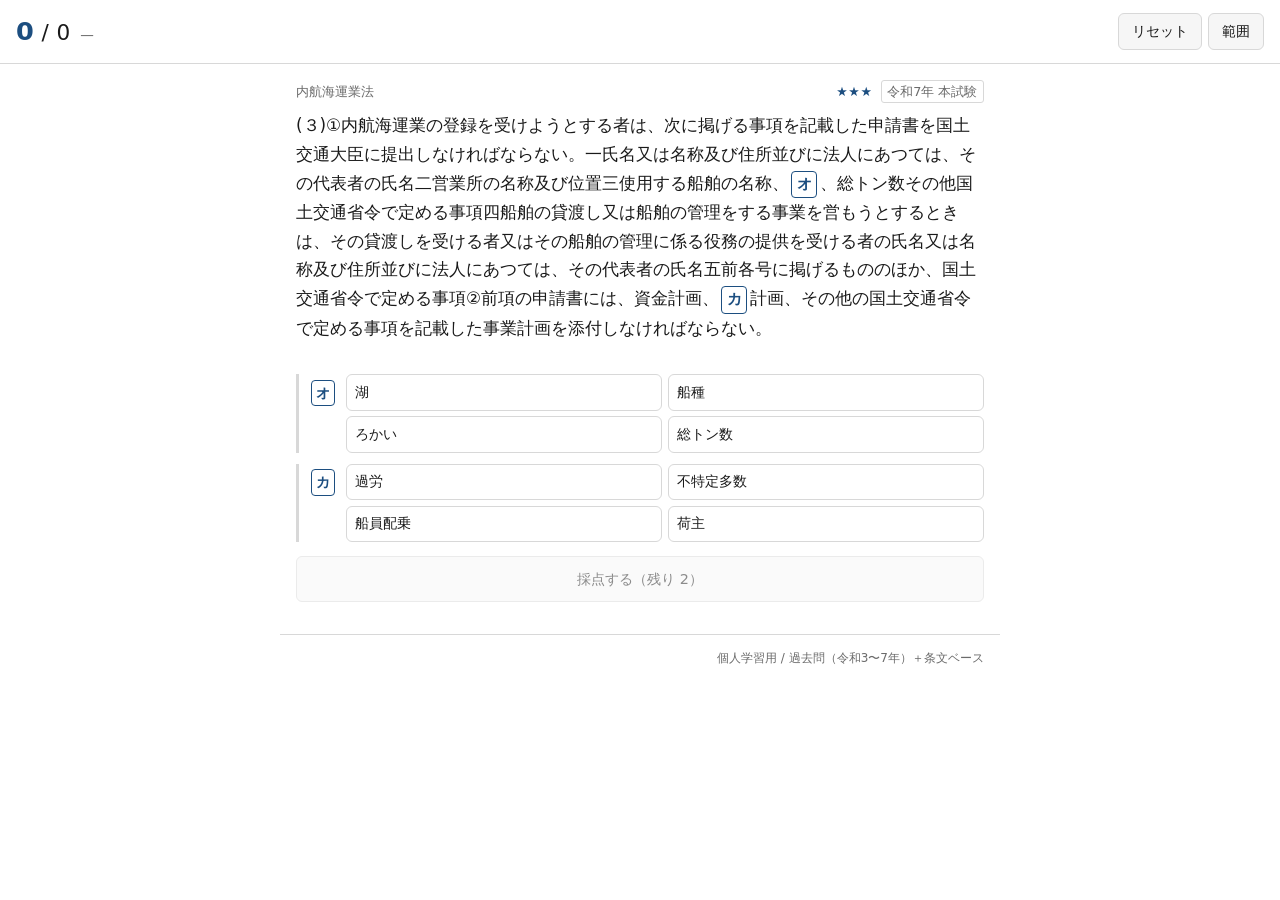
<file: index.html>
<!DOCTYPE html>
<html lang="ja">
<head>
<meta charset="utf-8">
<meta name="viewport" content="width=device-width, initial-scale=1, viewport-fit=cover">
<title>海事代理士 過去問ドリル</title>
<link rel="stylesheet" href="assets/style.css">
</head>
<body>

<header id="hud">
  <div class="hud-score">
    <span class="hud-main"><b id="hudCorrect">0</b> / <span id="hudTotal">0</span></span>
    <span class="hud-sub" id="hudRate">—</span>
    <span class="hud-sub" id="hudStreak"></span>
  </div>
  <div class="hud-actions">
    <button id="btnReset" type="button" title="スコアをリセット">リセット</button>
    <button id="btnFilter" type="button" title="出題範囲">範囲</button>
  </div>
</header>

<main id="main">

  <section id="filterPanel" hidden>
    <div class="filter-head">
      <strong>出題範囲</strong>
      <span class="filter-count"><b id="poolCount">0</b> 問</span>
    </div>
    <div class="filter-bulk">
      <button type="button" data-bulk="all">全選択</button>
      <button type="button" data-bulk="none">全解除</button>
      <button type="button" data-bulk="block1">1時限目</button>
      <button type="button" data-bulk="block2">2時限目</button>
      <button type="button" data-bulk="block3">3時限目</button>
      <button type="button" data-bulk="block4">4時限目</button>
      <button type="button" data-bulk="heavy">20点科目</button>
    </div>
    <div id="subjectList"></div>

    <div class="filter-sub">出典</div>
    <div class="filter-bulk" id="srcFilter">
      <button type="button" data-src="all">すべて</button>
      <button type="button" data-src="exam">過去問のみ</button>
      <button type="button" data-src="base">条文ベースのみ</button>
    </div>

    <div class="filter-sub">重要度（過去5年の出題頻度）</div>
    <div class="filter-bulk" id="starFilter">
      <button type="button" data-star="1">すべて</button>
      <button type="button" data-star="2">★2以上</button>
      <button type="button" data-star="3">★3のみ</button>
    </div>

    <div class="filter-opts">
      <label><input type="checkbox" id="optWrongFirst" checked> 間違えた問題を優先的に再出題する</label>
      <label><input type="checkbox" id="optShuffleChoices" checked> 選択肢の並び順をシャッフルする</label>
    </div>
    <button type="button" id="btnFilterClose" class="wide">閉じる</button>
  </section>

  <section id="quiz">
    <div id="qmeta">
      <span id="qsubject"></span>
      <span id="qstars" title="過去5年の出題頻度"></span>
      <span id="qsrc"></span>
    </div>
    <div id="qtext"></div>

    <ol id="choices"></ol>
    <div id="blanks"></div>

    <button type="button" id="btnGrade" class="wide" hidden>採点する</button>

    <div id="verdict" hidden>
      <div id="verdictLine"></div>
      <div id="explain"></div>
      <div id="ref"></div>
      <button type="button" id="btnNext" class="wide">次の問題 (Enter)</button>
    </div>
  </section>

  <p id="empty" hidden>出題範囲が空です。「範囲」から科目や条件を選び直してください。</p>

</main>

<footer id="foot">
  <span id="footStats"></span>
  <span class="foot-note">個人学習用 / 過去問（令和3〜7年）＋条文ベース</span>
</footer>

<script src="data/questions.js"></script>
<script src="assets/app.js"></script>
</body>
</html>
</file>
<file: assets/style.css>
:root{
  --bg:#ffffff; --fg:#1a1a1a; --muted:#6b6b6b; --line:#d8d8d8;
  --panel:#f6f6f6; --ok:#0a7d3c; --ng:#b3261e; --accent:#1c4e80;
  --hit:#eef4fa;
}
@media (prefers-color-scheme: dark){
  :root:not([data-theme="light"]){
    --bg:#16181a; --fg:#e8e8e8; --muted:#9a9a9a; --line:#3a3d40;
    --panel:#202325; --ok:#5dd18d; --ng:#ff8a80; --accent:#8ab4e8;
    --hit:#22282e;
  }
}
:root[data-theme="dark"]{
  --bg:#16181a; --fg:#e8e8e8; --muted:#9a9a9a; --line:#3a3d40;
  --panel:#202325; --ok:#5dd18d; --ng:#ff8a80; --accent:#8ab4e8;
  --hit:#22282e;
}
*{box-sizing:border-box}
[hidden]{display:none !important}
html,body{margin:0;padding:0}
body{
  background:var(--bg); color:var(--fg);
  font-family:system-ui,-apple-system,"Hiragino Kaku Gothic ProN","Noto Sans JP",Meiryo,sans-serif;
  font-size:16px; line-height:1.7;
  padding-bottom:3rem;
}

/* ---- HUD ---- */
#hud{
  position:sticky; top:env(safe-area-inset-top, 0px); z-index:10;
  display:flex; align-items:center; justify-content:space-between; gap:.75rem;
  padding:.6rem 16px; border-bottom:1px solid var(--line);
  background:var(--bg);
}
.hud-score{display:flex; align-items:baseline; gap:.6rem; flex-wrap:wrap; min-width:0}
.hud-main{font-size:1.35rem; font-variant-numeric:tabular-nums; letter-spacing:.02em}
.hud-main b{font-size:1.6rem; color:var(--accent)}
.hud-sub{font-size:.85rem; color:var(--muted); font-variant-numeric:tabular-nums}
.hud-actions{display:flex; gap:.4rem; flex:none}
button{
  font:inherit; font-size:.9rem; color:var(--fg); background:var(--panel);
  border:1px solid var(--line); border-radius:6px; padding:.35rem .8rem; cursor:pointer;
}
button:hover{background:var(--hit)}
button.wide{display:block; width:100%; padding:.6rem; margin-top:.9rem}

/* ---- layout ---- */
#main{max-width:720px; margin:0 auto; padding:1rem 16px 0}

/* ---- filter ---- */
#filterPanel{border:1px solid var(--line); border-radius:8px; padding:.9rem; margin-bottom:1.2rem; background:var(--panel)}
.filter-head{display:flex; justify-content:space-between; align-items:baseline; margin-bottom:.6rem}
.filter-count{font-size:.85rem; color:var(--muted)}
.filter-bulk{display:flex; flex-wrap:wrap; gap:.35rem; margin-bottom:.7rem}
.filter-bulk button{font-size:.8rem; padding:.25rem .6rem}
#subjectList{display:grid; grid-template-columns:1fr; gap:.1rem}
@media (min-width:560px){ #subjectList{grid-template-columns:1fr 1fr} }
#subjectList label{display:flex; align-items:center; gap:.45rem; font-size:.88rem; padding:.15rem 0; cursor:pointer}
#subjectList .sname{flex:1; overflow:hidden; text-overflow:ellipsis; white-space:nowrap}
#subjectList .scount{color:var(--muted); font-size:.78rem; font-variant-numeric:tabular-nums}
#subjectList .pt20{color:var(--accent); font-size:.7rem; border:1px solid var(--line); border-radius:3px; padding:0 .2rem}
.filter-opts{margin-top:.8rem; border-top:1px solid var(--line); padding-top:.7rem; display:grid; gap:.3rem; font-size:.85rem}
.filter-opts label{display:flex; gap:.45rem; align-items:center; cursor:pointer}

/* ---- quiz ---- */
#qmeta{display:flex; align-items:center; gap:.5rem; font-size:.8rem; color:var(--muted); margin-bottom:.5rem; flex-wrap:wrap}
#qsubject{flex:1; min-width:0}
#qstars{flex:none; color:var(--accent); letter-spacing:.05em; cursor:help}
#qsrc{flex:none; border:1px solid var(--line); border-radius:3px; padding:0 .35rem}
.filter-bulk button[aria-pressed="true"]{border-color:var(--accent); color:var(--accent)}
#qtext{font-size:1.05rem; margin:0 0 1rem; white-space:pre-wrap}
#choices{list-style:none; margin:0; padding:0; display:grid; gap:.5rem}
#choices li{margin:0}
#choices button{
  display:flex; gap:.6rem; width:100%; text-align:left; align-items:flex-start;
  padding:.65rem .8rem; background:var(--bg); line-height:1.6;
}
#choices button .num{flex:none; color:var(--muted); font-variant-numeric:tabular-nums}
#choices button[disabled]{cursor:default; opacity:1}
#choices button.is-correct{border-color:var(--ok); background:var(--hit)}
#choices button.is-correct .num{color:var(--ok); font-weight:700}
#choices button.is-wrong{border-color:var(--ng)}
#choices button.is-wrong .num{color:var(--ng); font-weight:700}

#verdict{margin-top:1.1rem; border-top:1px solid var(--line); padding-top:.9rem}
#verdictLine{font-weight:700; margin-bottom:.4rem}
#verdictLine.ok{color:var(--ok)}
#verdictLine.ng{color:var(--ng)}
#explain{font-size:.92rem; white-space:pre-wrap}
#ref{font-size:.8rem; color:var(--muted); margin-top:.5rem}
#empty{color:var(--muted)}

/* ---- footer ---- */
#foot{
  max-width:720px; margin:2rem auto 0; padding:.8rem 16px;
  border-top:1px solid var(--line); display:flex; justify-content:space-between;
  gap:.5rem; font-size:.75rem; color:var(--muted); flex-wrap:wrap;
}

/* ---- 選択肢が「○」「×」のときは横並びの大きなボタンにする ---- */
#choices.compact{grid-template-columns:1fr 1fr; gap:.6rem}
#choices.compact button{justify-content:center; font-size:1.6rem; line-height:1.2; padding:.7rem}
#choices.compact .num{display:none}

/* ---- 大問まるごとの穴埋め ---- */
.blank-mark{
  display:inline-block; min-width:1.6em; text-align:center;
  border:1px solid var(--accent); border-radius:4px; color:var(--accent);
  padding:0 .3em; margin:0 .15em; font-size:.9em; font-weight:700;
}
.blank-mark.blank-other{border-style:dashed; border-color:var(--line); color:var(--muted); font-weight:400}
.blank-mark.blank-filled{border-color:var(--ok); color:var(--ok); font-weight:400}

#blanks{display:grid; gap:.7rem; margin-top:1rem}
.blank-row{
  display:grid; grid-template-columns:auto 1fr; gap:.5rem; align-items:start;
  border-left:3px solid var(--line); padding-left:.6rem;
}
.blank-row.row-ok{border-left-color:var(--ok)}
.blank-row.row-ng{border-left-color:var(--ng)}
.blank-row > .blank-mark{margin-top:.35rem}
.blank-choices{display:grid; grid-template-columns:1fr 1fr; gap:.35rem}
@media (max-width:480px){ .blank-choices{grid-template-columns:1fr} }
.blank-choices button{
  display:block; width:100%; text-align:left; padding:.4rem .55rem;
  background:var(--bg); font-size:.9rem; line-height:1.5;
}
.blank-choices button.is-picked{border-color:var(--accent); background:var(--hit)}
.blank-choices button[disabled]{cursor:default; opacity:1}
.blank-choices button.is-correct{border-color:var(--ok); background:var(--hit)}
.blank-choices button.is-wrong{border-color:var(--ng)}
.blank-result{grid-column:1 / -1; font-size:.85rem; color:var(--muted); padding-top:.15rem}

#btnGrade[disabled]{opacity:.5; cursor:default}
.filter-sub{font-size:.78rem; color:var(--muted); margin:.9rem 0 .35rem; border-top:1px solid var(--line); padding-top:.7rem}
</file>
